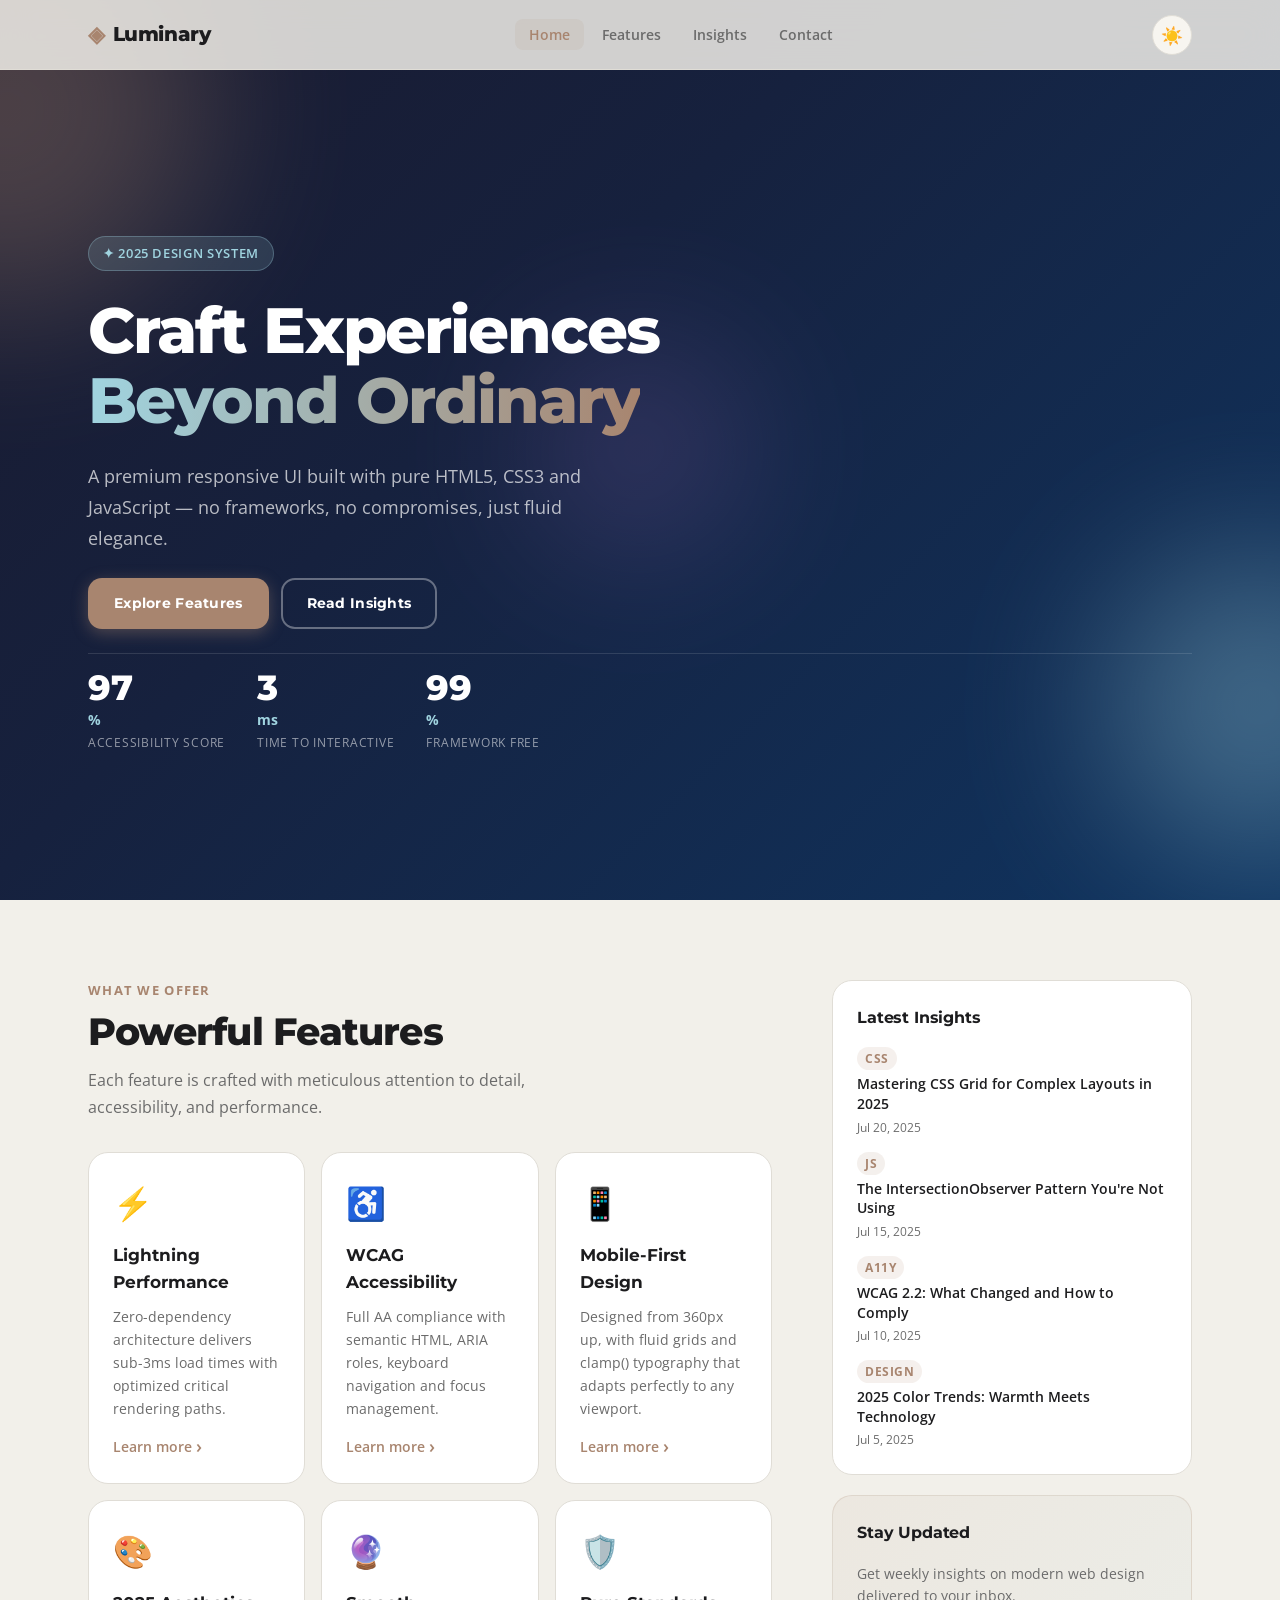
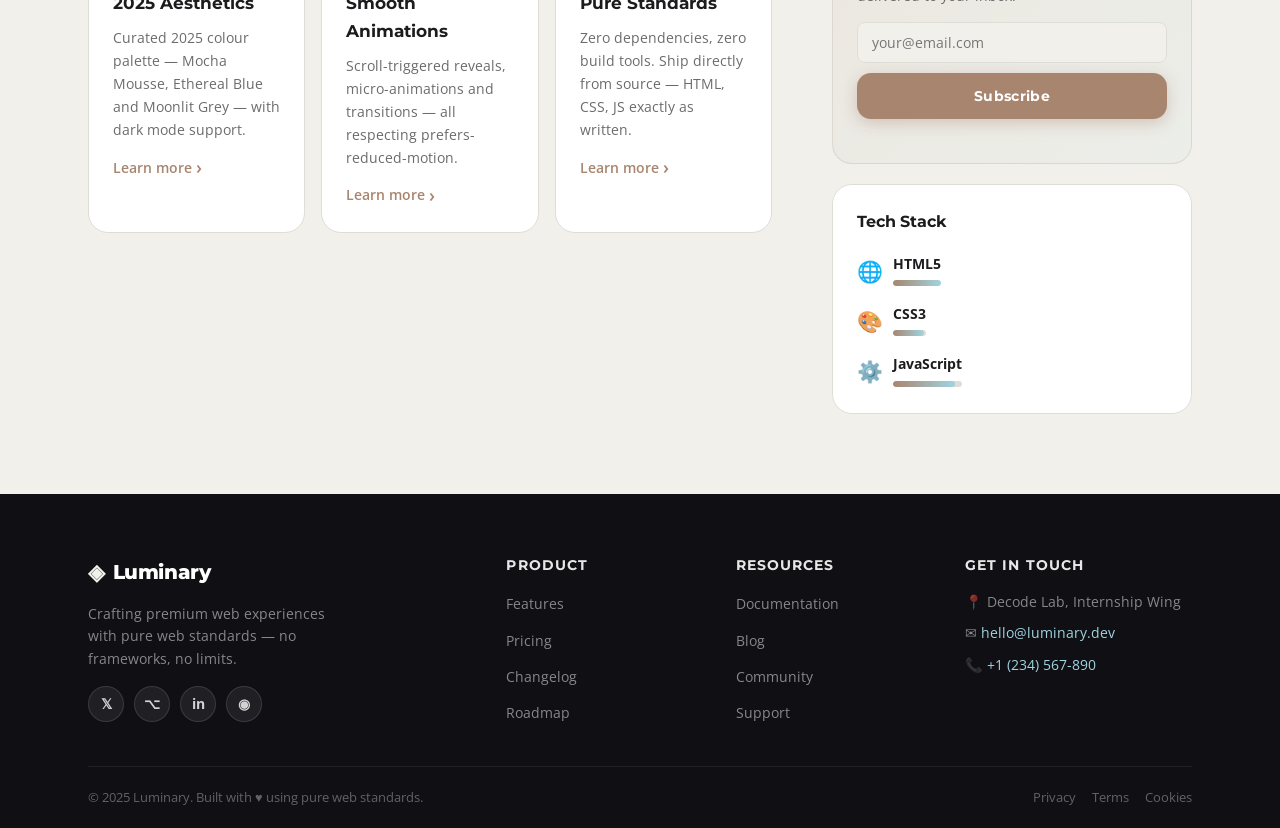
<file: index.html>
<!DOCTYPE html>
<html lang="en" data-theme="light">
<head>
  <meta charset="UTF-8" />
  <meta name="viewport" content="width=device-width, initial-scale=1.0" />
  <meta name="description" content="Project 1 — A premium responsive web experience built with modern HTML5, CSS3 and JavaScript." />
  <title>Luminary — Project 1</title>
  <link rel="preconnect" href="https://fonts.googleapis.com" />
  <link rel="preconnect" href="https://fonts.gstatic.com" crossorigin />
  <link href="https://fonts.googleapis.com/css2?family=Montserrat:wght@400;600;700;800&family=Open+Sans:wght@400;500;600&display=swap" rel="stylesheet" />
  <link rel="stylesheet" href="style.css" />
</head>
<body>

  <!-- Skip to main content for accessibility -->
  <a class="skip-link" href="#main-content">Skip to main content</a>

  <!-- ===== NAVBAR (loaded from components/navbar.html) ===== -->
  <div id="navbar-slot"></div>

  <!-- ===== MAIN ===== -->
  <main id="main-content" tabindex="-1">

    <!-- HERO (loaded from components/hero.html) -->
    <div id="hero-slot"></div>

    <!-- FEATURES + SIDEBAR (loaded from components/features.html) -->
    <div id="features-slot"></div>

  </main>

  <!-- ===== FOOTER (loaded from components/footer.html) ===== -->
  <div id="footer-slot"></div>

  <script src="script.js" defer></script>

  <!-- Component Loader — fetches each HTML partial and injects it into its slot -->
  <script>
    /**
     * Loads an HTML partial file and injects it into the target slot element.
     * @param {string} file   - Path to the HTML partial (relative to index.html)
     * @param {string} slotId - ID of the placeholder <div> to replace
     * @returns {Promise<void>}
     */
    async function loadComponent(file, slotId) {
      const slot = document.getElementById(slotId);
      if (!slot) return;
      try {
        const res = await fetch(file);
        if (!res.ok) throw new Error(`Failed to load ${file}: ${res.status}`);
        const html = await res.text();
        slot.outerHTML = html;
      } catch (err) {
        console.error(`[Component Loader] ${err.message}`);
      }
    }

    /**
     * Load all components in order, then initialise the page scripts.
     * Components are loaded in parallel for speed; initPage() runs after all resolve.
     */
    (async function bootstrap() {
      await Promise.all([
        loadComponent('components/navbar.html',   'navbar-slot'),
        loadComponent('components/hero.html',     'hero-slot'),
        loadComponent('components/features.html', 'features-slot'),
        loadComponent('components/footer.html',   'footer-slot'),
      ]);

      // Re-dispatch DOMContentLoaded equivalent so script.js can re-initialise
      // interactive elements that were injected after the original page load.
      document.dispatchEvent(new Event('componentsLoaded'));
    })();
  </script>

</body>
</html>
</file>
<file: style.css>
:root {
  --color-accent:  #A8856F;
  --color-accent-dark: #8a6a57;
  --color-primary: #A0D4E0;
  --color-primary-dark: #7bbdcc;
  --color-canvas:  #F2F0EA;
  --color-surface: #ffffff;
  --color-surface-2: #f7f5f0;
  --color-text:    #1c1c1e;
  --color-text-muted: #6b6b6b;
  --color-border:  #e0ddd6;
  --color-dark-bg: #0f0f14;
  --color-dark-surface: #1a1a24;
  --color-dark-surface-2: #22222f;
  --color-dark-border: #2e2e3e;
  --color-dark-text: #e8e6e1;
  --color-dark-muted: #9090a0;

  --font-heading: 'Montserrat', sans-serif;
  --font-body:    'Open Sans', sans-serif;

  --radius-sm: 8px;
  --radius-md: 14px;
  --radius-lg: 20px;
  --radius-xl: 28px;

  --shadow-sm: 0 2px 8px rgba(0,0,0,.06);
  --shadow-md: 0 8px 24px rgba(0,0,0,.10);
  --shadow-lg: 0 16px 48px rgba(0,0,0,.14);

  --transition: 0.3s cubic-bezier(0.4, 0, 0.2, 1);
  --header-h: 64px;
}


[data-theme="dark"] {
  --color-canvas:  var(--color-dark-bg);
  --color-surface: var(--color-dark-surface);
  --color-surface-2: var(--color-dark-surface-2);
  --color-text:    var(--color-dark-text);
  --color-text-muted: var(--color-dark-muted);
  --color-border:  var(--color-dark-border);
}


*, *::before, *::after { box-sizing: border-box; margin: 0; padding: 0; }

html { scroll-behavior: smooth; font-size: 100%; }

body {
  font-family: var(--font-body);
  background: var(--color-canvas);
  color: var(--color-text);
  line-height: 1.65;
  transition: background var(--transition), color var(--transition);  overflow-x: hidden;
}

img { max-width: 100%; display: block; }
a { color: inherit; text-decoration: none; }
ul { list-style: none; }
button { cursor: pointer; border: none; background: none; font-family: inherit; }

    
.skip-link {
  position: absolute;
  top: -999px; left: 16px;
  background: var(--color-accent);
  color: #fff;
  padding: 8px 16px;
  border-radius: var(--radius-sm);
  font-weight: 600;
  z-index: 9999;
  transition: top 0.2s;
}
.skip-link:focus { top: 8px; }

.visually-hidden {
  position: absolute; width: 1px; height: 1px;
  padding: 0; margin: -1px; overflow: hidden;
  clip: rect(0,0,0,0); white-space: nowrap; border: 0;
}

.container {
  width: 100%;
  max-width: 1200px;
  margin-inline: auto;
  padding-inline: 16px;
}


.site-header {
  position: fixed; top: 0; left: 0; right: 0;
  height: var(--header-h);
  background: rgba(242, 240, 234, 0.85);
  backdrop-filter: blur(16px);
  -webkit-backdrop-filter: blur(16px);
  border-bottom: 1px solid var(--color-border);
  z-index: 100;
  transition: background var(--transition), border-color var(--transition);
}
[data-theme="dark"] .site-header {
  background: rgba(15, 15, 20, 0.85);
}

.header-inner {
  height: 100%;
  display: flex;
  align-items: center;
  justify-content: space-between;
  gap: 16px;
}

.logo {
  display: flex; align-items: center; gap: 8px;
  font-family: var(--font-heading);
  font-weight: 800;
  font-size: 1.25rem;
  letter-spacing: -0.02em;
}
.logo-icon { font-size: 1.4rem; color: var(--color-accent); }
.logo--light .logo-icon,
.logo--light .logo-text { color: var(--color-canvas); }
.logo--light .logo-text { color: #fff; }

.primary-nav { display: none; }

.nav-list { display: flex; gap: 4px; }
.nav-link {
  padding: 6px 14px;
  border-radius: var(--radius-sm);
  font-weight: 600;
  font-size: 0.9rem;
  color: var(--color-text-muted);
  transition: color var(--transition), background var(--transition);
}
.nav-link:hover,
.nav-link[aria-current="page"] {
  color: var(--color-accent);
  background: rgba(168, 133, 111, 0.1);
}

.header-actions { display: flex; align-items: center; gap: 8px; }

/* Theme Toggle */
.theme-toggle {
  width: 40px; height: 40px;
  border-radius: 50%;
  display: flex; align-items: center; justify-content: center;
  font-size: 1.1rem;
  background: var(--color-surface-2);
  border: 1px solid var(--color-border);
  transition: var(--transition);
}
.theme-toggle:hover { background: var(--color-primary); }
.theme-icon--dark { display: none; }
[data-theme="dark"] .theme-icon--light { display: none; }
[data-theme="dark"] .theme-icon--dark  { display: block; }

/* Hamburger */
.hamburger {
  width: 40px; height: 40px;
  border-radius: var(--radius-sm);
  display: flex; flex-direction: column;
  align-items: center; justify-content: center; gap: 5px;
  background: var(--color-surface-2);
  border: 1px solid var(--color-border);
  transition: var(--transition);
}
.hamburger-bar {
  width: 20px; height: 2px;
  background: var(--color-text);
  border-radius: 2px;
  transition: var(--transition);
  transform-origin: center;
}
.hamburger[aria-expanded="true"] .hamburger-bar:nth-child(1) { transform: translateY(7px) rotate(45deg); }
.hamburger[aria-expanded="true"] .hamburger-bar:nth-child(2) { opacity: 0; transform: scaleX(0); }
.hamburger[aria-expanded="true"] .hamburger-bar:nth-child(3) { transform: translateY(-7px) rotate(-45deg); }

/* Mobile Nav Drawer */
.mobile-nav {
  position: fixed;
  top: var(--header-h); left: 0; right: 0;
  background: var(--color-surface);
  border-bottom: 1px solid var(--color-border);
  z-index: 99;
  transform: translateY(-110%);
  opacity: 0;
  transition: transform var(--transition), opacity var(--transition);
  pointer-events: none;
}
.mobile-nav.is-open {
  transform: translateY(0);
  opacity: 1;
  pointer-events: auto;
}
.mobile-nav-list { padding: 16px; display: flex; flex-direction: column; gap: 4px; }
.mobile-nav-link {
  display: block; padding: 12px 16px;
  border-radius: var(--radius-sm);
  font-weight: 600;
  color: var(--color-text-muted);
  transition: var(--transition);
}
.mobile-nav-link:hover { color: var(--color-accent); background: rgba(168,133,111,.1); }

.nav-overlay {
  position: fixed; inset: 0;
  background: rgba(0,0,0,.4);
  z-index: 98;
  opacity: 0; pointer-events: none;
  transition: opacity var(--transition);
}
.nav-overlay.is-visible { opacity: 1; pointer-events: auto; }

/* Hero Styling */
.hero {
  position: relative;
  min-height: 100svh;
  display: flex; align-items: center;
  padding-top: var(--header-h);
  overflow: hidden;
  background: linear-gradient(135deg, #1a1a2e 0%, #16213e 40%, #0f3460 100%);
}

.hero-bg { position: absolute; inset: 0; pointer-events: none; }
.hero-orb {
  position: absolute; border-radius: 50%;
  filter: blur(80px); opacity: 0.35;
  animation: orb-float 8s ease-in-out infinite;
}
.hero-orb--1 {
  width: 400px; height: 400px;
  background: var(--color-accent);
  top: -10%; left: -15%;
  animation-delay: 0s;
}
.hero-orb--2 {
  width: 300px; height: 300px;
  background: var(--color-primary);
  bottom: 5%; right: -10%;
  animation-delay: -3s;
}
.hero-orb--3 {
  width: 200px; height: 200px;
  background: #7b5ea7;
  top: 50%; left: 50%;
  transform: translate(-50%, -50%);
  animation-delay: -6s;
}

@keyframes orb-float {
  0%, 100% { transform: translate(0, 0) scale(1); }
  33%       { transform: translate(20px, -20px) scale(1.05); }
  66%       { transform: translate(-10px, 15px) scale(0.97); }
}

.hero-content {
  position: relative; z-index: 1;
  padding-block: 80px 60px;
  display: flex; flex-direction: column;
  align-items: flex-start; gap: 24px;
}

.hero-badge {
  display: inline-flex; align-items: center; gap: 6px;
  padding: 6px 14px;
  background: rgba(160, 212, 224, 0.15);
  border: 1px solid rgba(160, 212, 224, 0.3);
  border-radius: 999px;
  font-size: 0.8rem; font-weight: 600;
  color: var(--color-primary);
  letter-spacing: 0.05em;
  text-transform: uppercase;
}

.hero-heading {
  font-family: var(--font-heading);
  font-size: clamp(2rem, 6vw, 4rem);
  font-weight: 800;
  line-height: 1.1;
  letter-spacing: -0.03em;
  color: #fff;
  max-width: 14ch;
}
.hero-heading--accent {
  background: linear-gradient(90deg, var(--color-primary), var(--color-accent));
  -webkit-background-clip: text;
  -webkit-text-fill-color: transparent;
  background-clip: text;
}

.hero-subtext {
  font-size: clamp(1rem, 2vw, 1.15rem);
  color: rgba(255,255,255,.7);
  max-width: 50ch;
  line-height: 1.7;
}

.hero-actions { display: flex; flex-wrap: wrap; gap: 12px; }

.hero-stats {
  display: flex; flex-wrap: wrap; gap: 32px;
  padding-top: 16px;
  border-top: 1px solid rgba(255,255,255,.12);
  width: 100%;
}
.stat { display: flex; flex-direction: column; gap: 2px; }
.stat-number {
  font-family: var(--font-heading);
  font-size: clamp(1.6rem, 3vw, 2.2rem);
  font-weight: 800; color: #fff; line-height: 1;
}
.stat-unit { font-size: 0.9rem; color: var(--color-primary); font-weight: 700; }
.stat-label { font-size: 0.78rem; color: rgba(255,255,255,.55); text-transform: uppercase; letter-spacing: 0.06em; }


.btn {
  display: inline-flex; align-items: center; justify-content: center;
  padding: 12px 24px;
  border-radius: var(--radius-md);
  font-family: var(--font-heading);
  font-weight: 700; font-size: 0.9rem;
  letter-spacing: 0.02em;
  transition: var(--transition);
  cursor: pointer; border: 2px solid transparent;
}
.btn--primary {
  background: var(--color-accent);
  color: #fff;
  box-shadow: 0 4px 16px rgba(168,133,111,.4);
}
.btn--primary:hover {
  background: var(--color-accent-dark);
  transform: translateY(-2px);
  box-shadow: 0 8px 24px rgba(168,133,111,.5);
}
.btn--ghost {
  background: transparent;
  color: #fff;
  border-color: rgba(255,255,255,.35);
}
.btn--ghost:hover {
  background: rgba(255,255,255,.08);
  border-color: rgba(255,255,255,.6);
}
.btn--full { width: 100%; }


.content-grid {
  display: grid;
  grid-template-columns: 1fr;
  gap: 40px;
  padding-block: 60px;
}

.section-header { margin-bottom: 32px; }
.section-label {
  font-size: 0.8rem; font-weight: 700;
  text-transform: uppercase; letter-spacing: 0.1em;
  color: var(--color-accent);
  margin-bottom: 8px;
}
.section-heading {
  font-family: var(--font-heading);
  font-size: clamp(1.6rem, 3vw, 2.4rem);
  font-weight: 800; line-height: 1.2;
  letter-spacing: -0.02em;
  margin-bottom: 12px;
}
.section-subtext { color: var(--color-text-muted); font-size: 1rem; max-width: 52ch; }

.feature-grid {
  display: grid;
  grid-template-columns: 1fr;
  gap: 16px;
}

.feature-card {
  background: var(--color-surface);
  border: 1px solid var(--color-border);
  border-radius: var(--radius-lg);
  padding: 24px;
  cursor: pointer;
  transition: transform var(--transition), box-shadow var(--transition), border-color var(--transition);
  position: relative;
  overflow: hidden;
}
.feature-card::before {
  content: '';
  position: absolute; top: 0; left: 0; right: 0;
  height: 3px;
  background: linear-gradient(90deg, var(--color-accent), var(--color-primary));
  opacity: 0;
  transition: opacity var(--transition);
}
.feature-card:hover, .feature-card:focus-within {
  transform: translateY(-4px);
  box-shadow: var(--shadow-lg);
  border-color: var(--color-accent);
}
.feature-card:hover::before { opacity: 1; }

.card-icon {
  font-size: 2rem; margin-bottom: 12px;
  display: inline-block;
  transition: transform var(--transition);
}
.feature-card:hover .card-icon { transform: scale(1.15) rotate(-5deg); }

.card-title {
  font-family: var(--font-heading);
  font-size: 1.05rem; font-weight: 700;
  margin-bottom: 8px;
}
.card-desc { font-size: 0.9rem; color: var(--color-text-muted); line-height: 1.6; }

.card-detail {
  margin-top: 16px; padding-top: 16px;
  border-top: 1px solid var(--color-border);
  font-size: 0.88rem; color: var(--color-text-muted);
  display: none;
  animation: slide-down 0.3s ease;
}
.card-detail ul { margin-top: 10px; padding-left: 16px; list-style: disc; }
.card-detail li { margin-bottom: 4px; }
.feature-card[aria-expanded="true"] .card-detail { display: block; }

@keyframes slide-down {
  from { opacity: 0; transform: translateY(-8px); }
  to   { opacity: 1; transform: translateY(0); }
}

.card-toggle {
  display: inline-flex; align-items: center; gap: 4px;
  margin-top: 14px;
  font-size: 0.85rem; font-weight: 600;
  color: var(--color-accent);
  transition: gap var(--transition);
}
.card-toggle:hover { gap: 8px; }
.toggle-icon {
  font-size: 1.1rem;
  transition: transform var(--transition);
  display: inline-block;
}
.feature-card[aria-expanded="true"] .toggle-icon { transform: rotate(90deg); }
.feature-card[aria-expanded="true"] .toggle-text::before { content: "Show less"; }
.feature-card[aria-expanded="false"] .toggle-text::before { content: "Learn more"; }
.toggle-text { font-size: 0; }
.toggle-text::before { font-size: 0.85rem; }


.side-panel { display: flex; flex-direction: column; gap: 0; }
.side-panel-inner { display: flex; flex-direction: column; gap: 20px; }

.sidebar-widget {
  background: var(--color-surface);
  border: 1px solid var(--color-border);
  border-radius: var(--radius-lg);
  padding: 24px;
  transition: background var(--transition), border-color var(--transition);
}
.sidebar-widget--accent {
  background: linear-gradient(135deg, rgba(168,133,111,.08), rgba(160,212,224,.08));
  border-color: rgba(168,133,111,.2);
}

.sidebar-heading {
  font-family: var(--font-heading);
  font-size: 1rem; font-weight: 700;
  margin-bottom: 16px;
  letter-spacing: -0.01em;
}
.sidebar-text { font-size: 0.88rem; color: var(--color-text-muted); margin-bottom: 14px; line-height: 1.6; }

/* Insight list */
.insight-list { display: flex; flex-direction: column; gap: 14px; }
.insight-item { display: flex; flex-direction: column; gap: 4px; }
.insight-tag {
  display: inline-flex;
  padding: 2px 8px;
  border-radius: 999px;
  font-size: 0.72rem; font-weight: 700;
  text-transform: uppercase; letter-spacing: 0.05em;
  background: rgba(168,133,111,.12);
  color: var(--color-accent);
  width: fit-content;
}
.insight-link {
  font-size: 0.88rem; font-weight: 600; line-height: 1.4;
  color: var(--color-text);
  transition: color var(--transition);
}
.insight-link:hover { color: var(--color-accent); }
.insight-date { font-size: 0.75rem; color: var(--color-text-muted); }

/* Newsletter form */
.form-input {
  width: 100%; padding: 10px 14px;
  border: 1px solid var(--color-border);
  border-radius: var(--radius-sm);
  background: var(--color-canvas);
  color: var(--color-text);
  font-family: var(--font-body);
  font-size: 0.9rem;
  margin-bottom: 10px;
  transition: border-color var(--transition), box-shadow var(--transition);
  outline: none;
}
.form-input:focus { border-color: var(--color-accent); box-shadow: 0 0 0 3px rgba(168,133,111,.2); }
.form-note { font-size: 0.8rem; color: var(--color-accent); margin-top: 8px; min-height: 1em; }

/* Tech bars */
.tech-list { display: flex; flex-direction: column; gap: 14px; }
.tech-item { display: flex; align-items: flex-start; gap: 10px; }
.tech-icon { font-size: 1.3rem; margin-top: 2px; }
.tech-item strong { font-size: 0.88rem; display: block; margin-bottom: 5px; }
.tech-bar-wrap {
  height: 6px; background: var(--color-border);
  border-radius: 999px; overflow: hidden; width: 100%;
}
.tech-bar {
  height: 100%;
  width: var(--bar-width);
  background: linear-gradient(90deg, var(--color-accent), var(--color-primary));
  border-radius: 999px;
  transform-origin: left;
  transform: scaleX(0);
  transition: transform 1s cubic-bezier(0.4, 0, 0.2, 1);
}
.tech-bar.animate { transform: scaleX(1); }

/* Footer Styling */
.site-footer {
  background: #0f0f14;
  color: rgba(255,255,255,.8);
  padding-top: 60px;
}
.footer-grid {
  display: grid;
  grid-template-columns: 1fr;
  gap: 36px;
  padding-bottom: 40px;
  border-bottom: 1px solid rgba(255,255,255,.08);
}
.footer-tagline {
  font-size: 0.88rem;
  color: rgba(255,255,255,.5);
  margin-block: 12px 16px;
  max-width: 32ch;
  line-height: 1.6;
}
.social-list { display: flex; gap: 10px; }
.social-link {
  width: 36px; height: 36px;
  border-radius: 50%;
  display: flex; align-items: center; justify-content: center;
  background: rgba(255,255,255,.07);
  border: 1px solid rgba(255,255,255,.12);
  font-size: 0.85rem; font-weight: 700;
  transition: var(--transition);
}
.social-link:hover { background: var(--color-accent); border-color: var(--color-accent); }

.footer-nav-heading {
  font-family: var(--font-heading);
  font-size: 0.85rem; font-weight: 700;
  text-transform: uppercase; letter-spacing: 0.08em;
  color: rgba(255,255,255,.9);
  margin-bottom: 14px;
}
.footer-nav-list { display: flex; flex-direction: column; gap: 10px; }
.footer-nav-list a {
  font-size: 0.88rem; color: rgba(255,255,255,.5);
  transition: color var(--transition);
}
.footer-nav-list a:hover { color: var(--color-primary); }

.footer-contact address { font-style: normal; display: flex; flex-direction: column; gap: 8px; }
.footer-contact p { font-size: 0.88rem; color: rgba(255,255,255,.5); }
.footer-contact a { color: var(--color-primary); }
.footer-contact a:hover { text-decoration: underline; }

.footer-bottom {
  padding-block: 20px;
  display: flex; flex-wrap: wrap;
  align-items: center; justify-content: space-between;
  gap: 12px;
  font-size: 0.8rem; color: rgba(255,255,255,.35);
}
.legal-list { display: flex; gap: 16px; }
.legal-list a { color: rgba(255,255,255,.35); transition: color var(--transition); }
.legal-list a:hover { color: rgba(255,255,255,.7); }

/* Scroll-animations */
.fade-in {
  opacity: 0;
  transform: translateY(24px);
  transition: opacity 0.7s ease, transform 0.7s ease;
}
.fade-in.is-visible {
  opacity: 1;
  transform: translateY(0);
}
.fade-in:nth-child(2) { transition-delay: 0.1s; }
.fade-in:nth-child(3) { transition-delay: 0.2s; }
.fade-in:nth-child(4) { transition-delay: 0.3s; }
.fade-in:nth-child(5) { transition-delay: 0.4s; }

@media (prefers-reduced-motion: reduce) {
  *, *::before, *::after { animation-duration: 0.01ms !important; transition-duration: 0.01ms !important; }
  .fade-in { opacity: 1; transform: none; }
  .hero-orb { animation: none; }
}

/* Tablet Breakpoint */
@media (min-width: 768px) {
  :root { --header-h: 70px; }

  .container { padding-inline: 32px; }
  .primary-nav { display: flex; }
  .hamburger { display: none; }

  .hero-content { padding-block: 100px 80px; }

  .content-grid {
    grid-template-columns: 1fr 320px;
    align-items: start;
  }
  .side-panel { position: sticky; top: calc(var(--header-h) + 24px); }

  .feature-grid { grid-template-columns: repeat(2, 1fr); }

  .footer-grid { grid-template-columns: 1fr 1fr; }
}

/* Desktop Breakpoint */
@media (min-width: 1024px) {
  .container { padding-inline: 48px; }

  .hero-content { padding-block: 120px 100px; }

  .content-grid {
    grid-template-columns: 1fr 360px;
    gap: 60px;
    padding-block: 80px;
  }

  .feature-grid { grid-template-columns: repeat(3, 1fr); }

  .footer-grid { grid-template-columns: 2fr 1fr 1fr 1.2fr; gap: 40px; }
}
</file>
